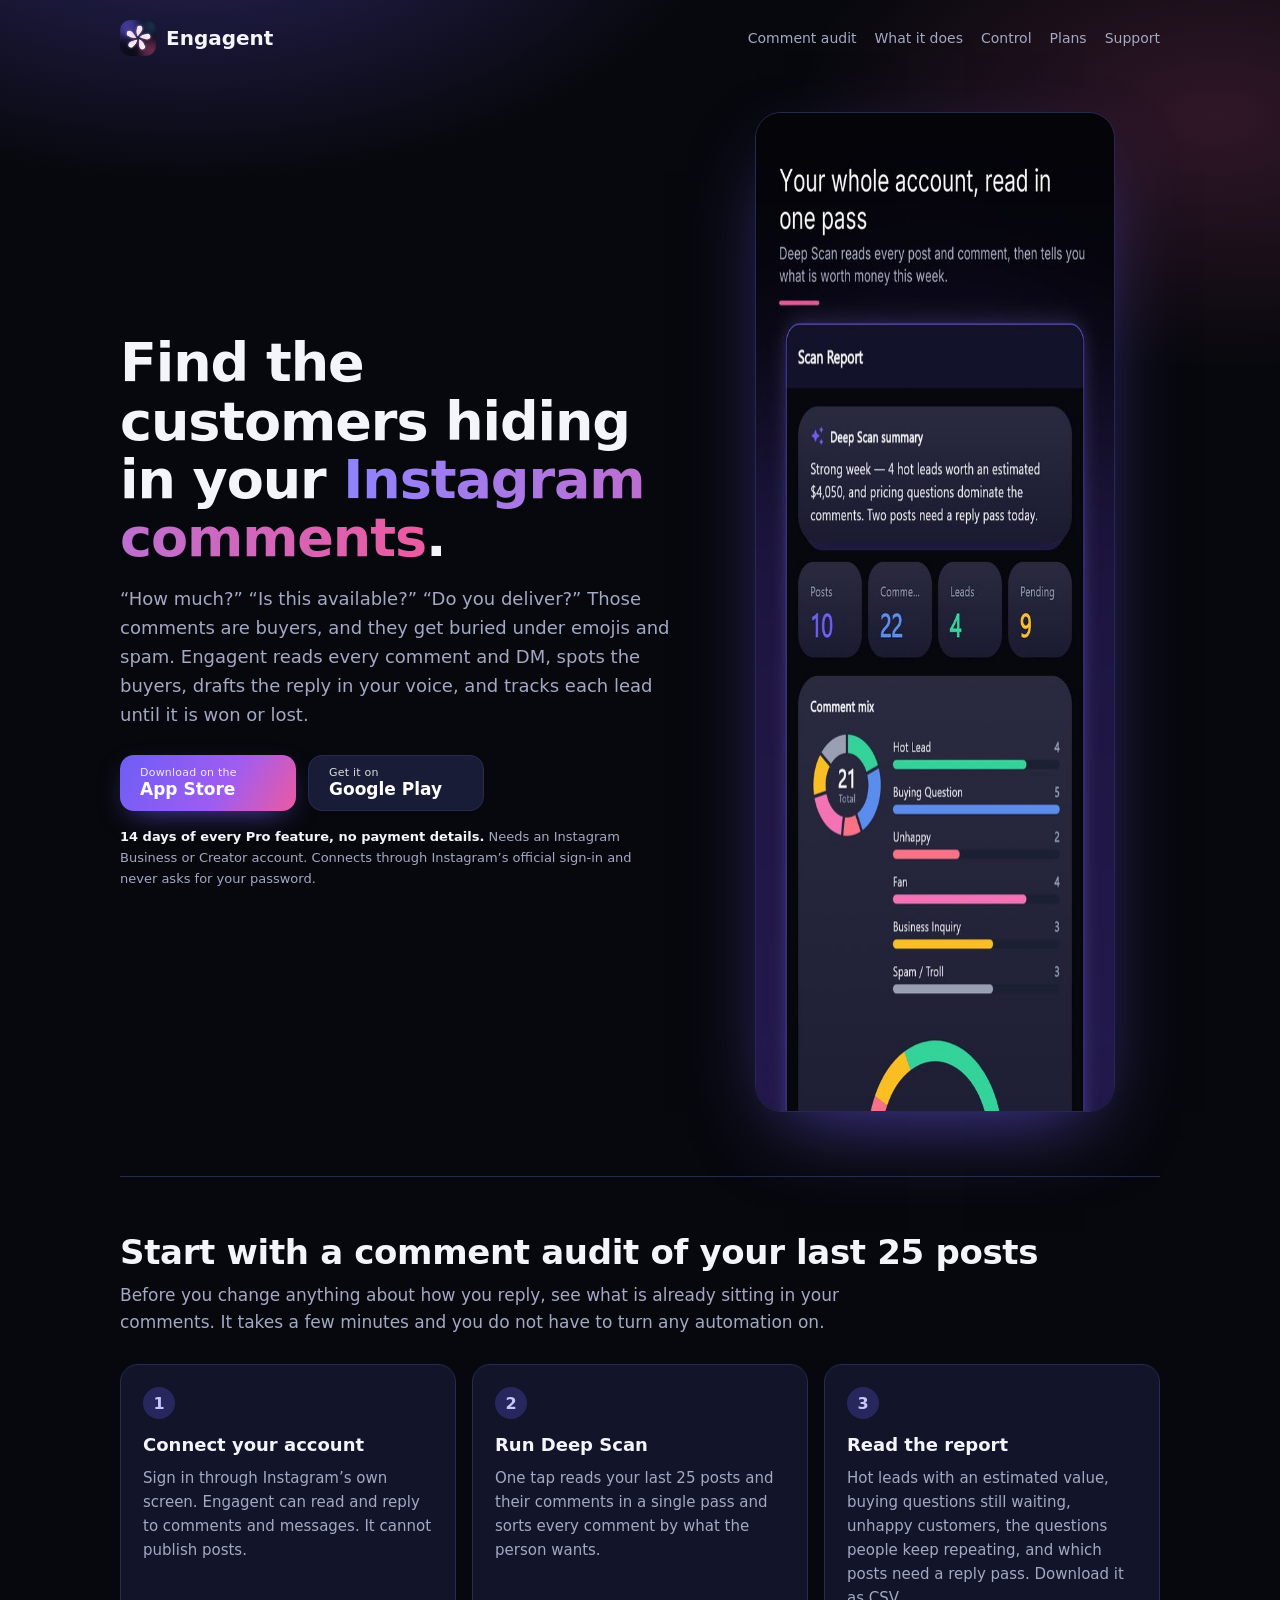
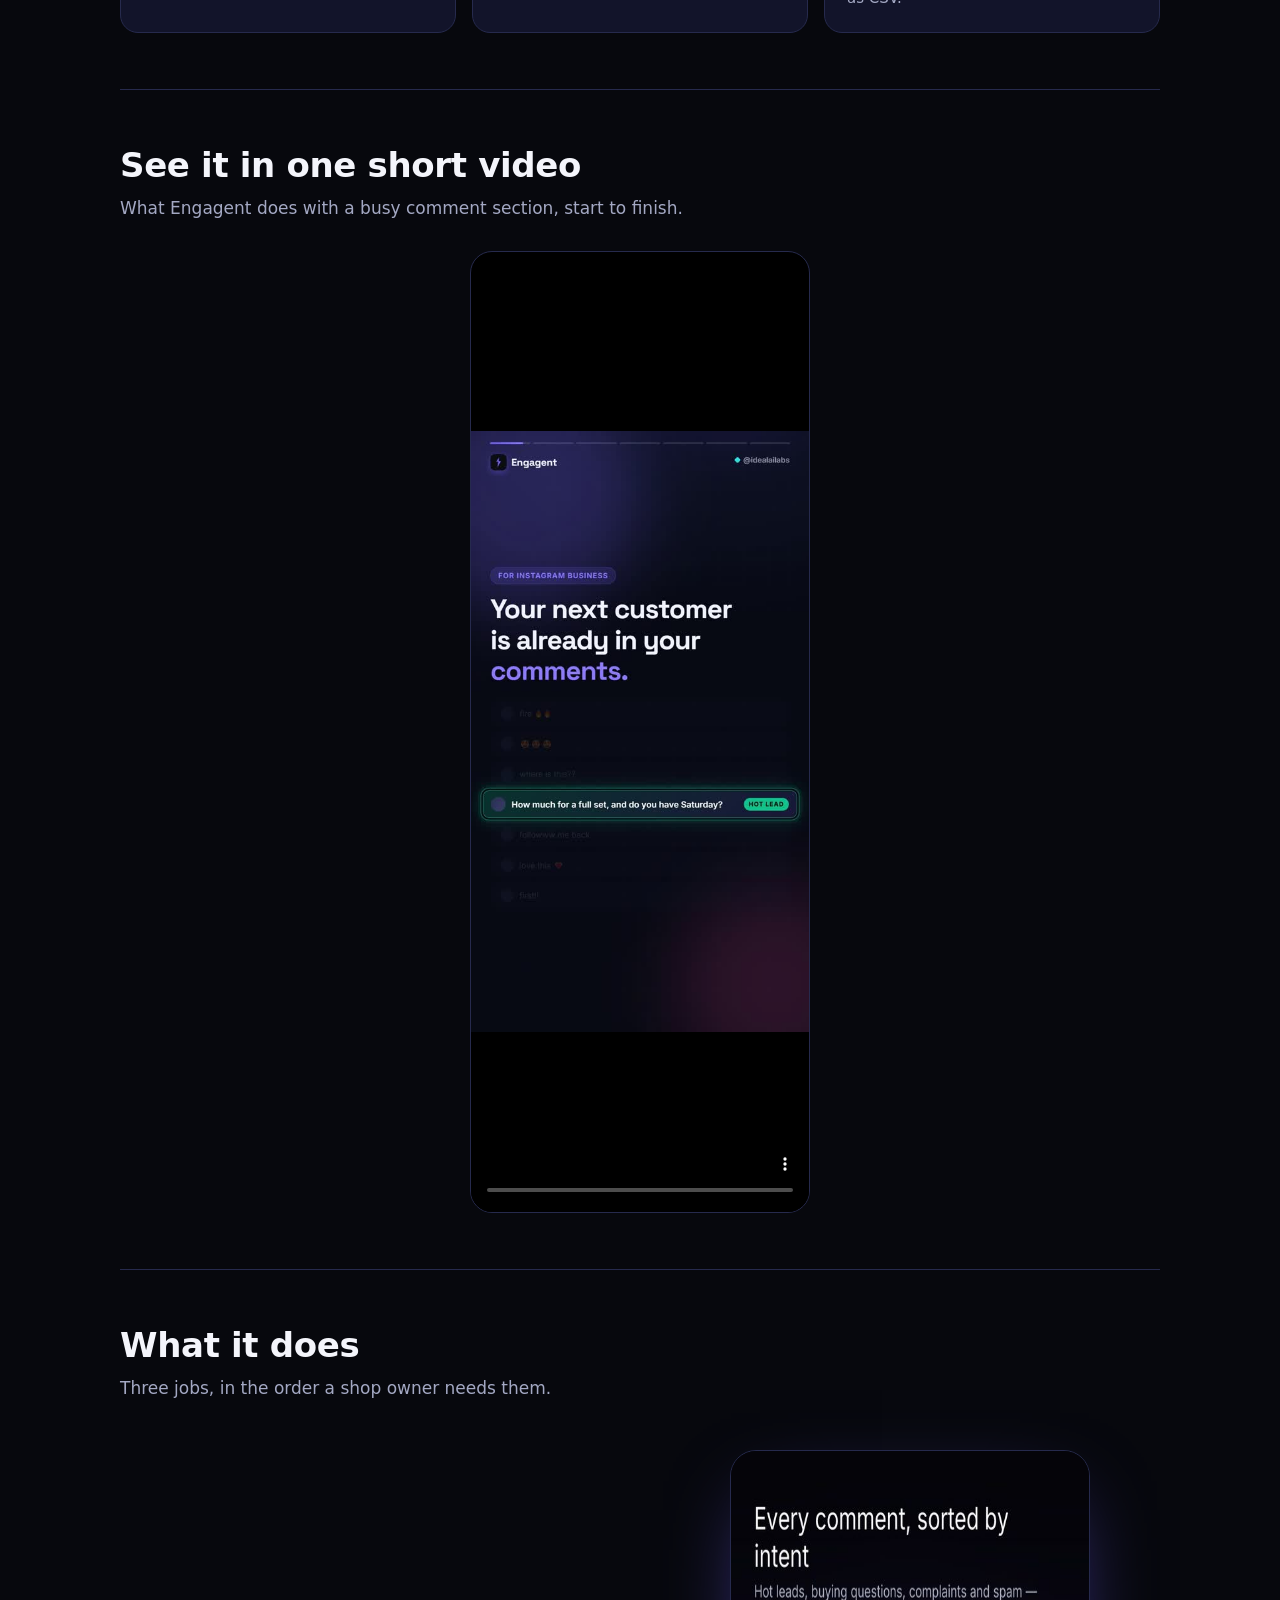
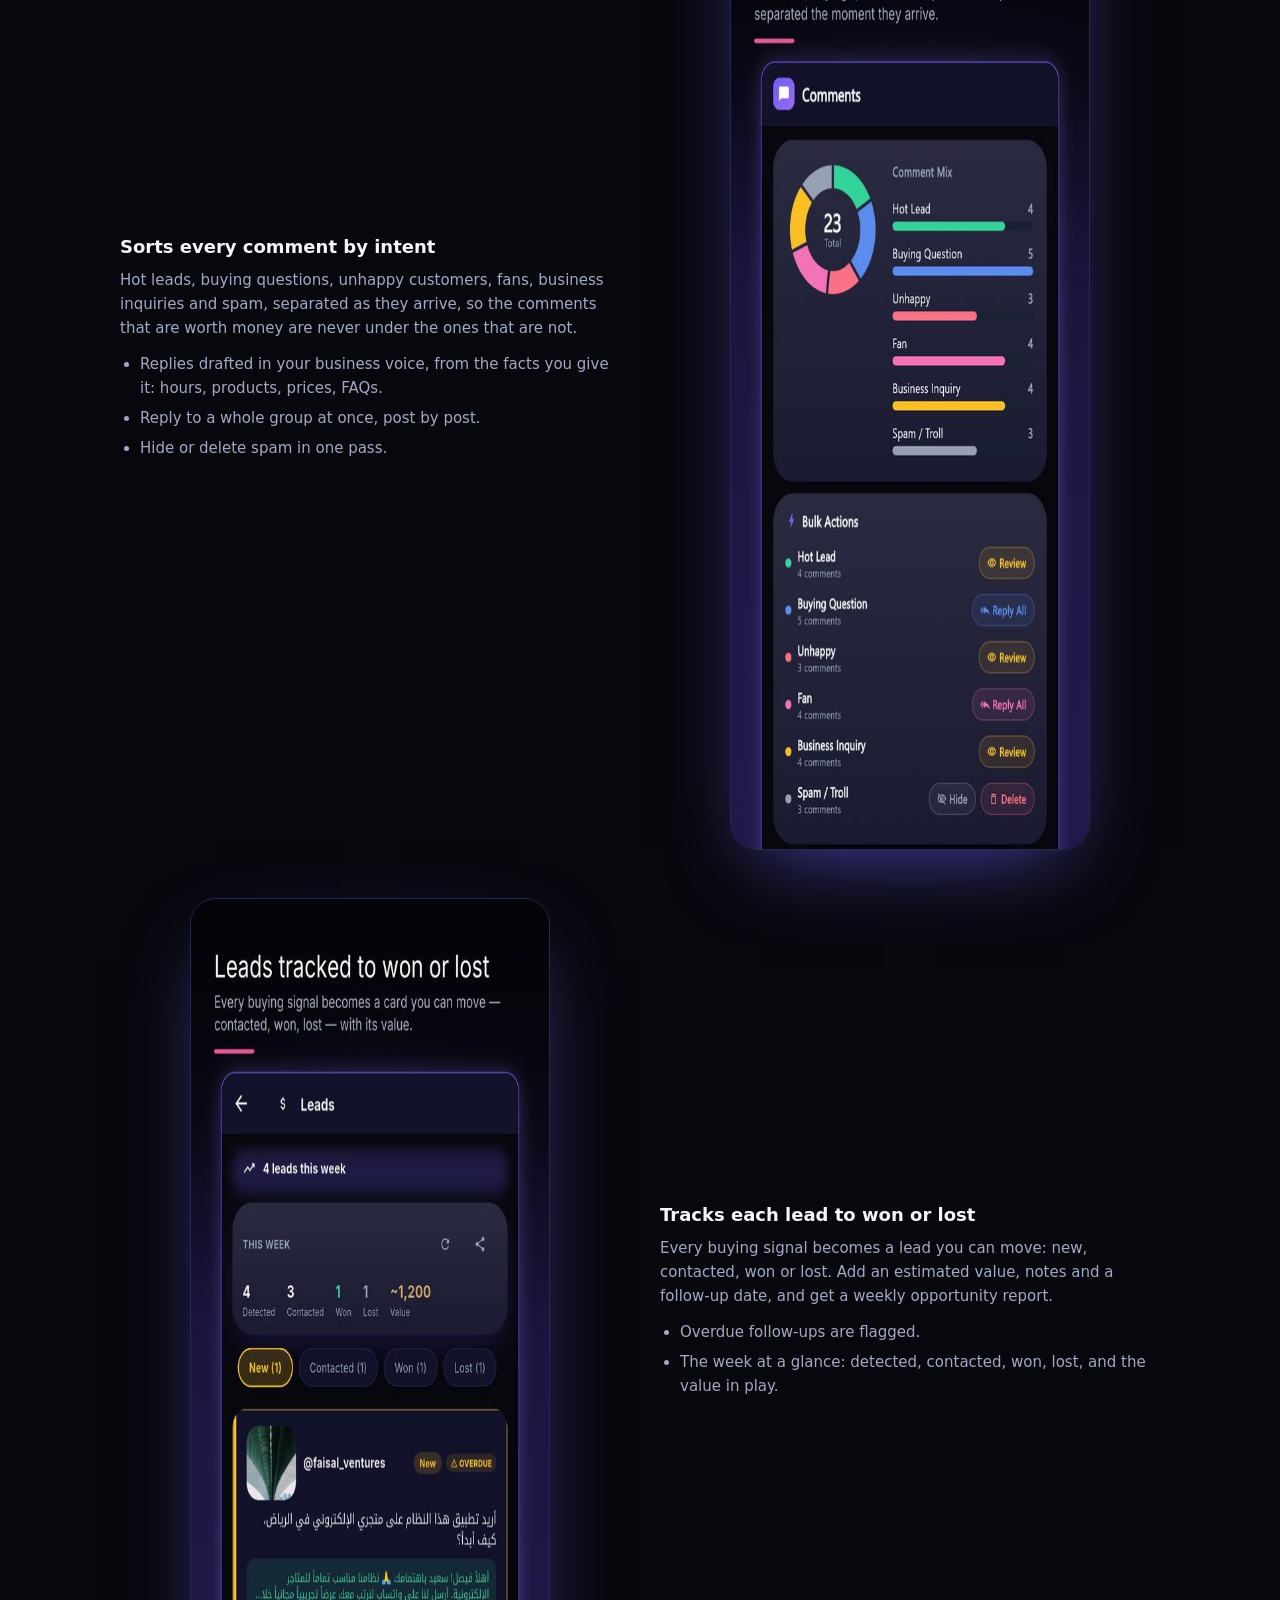
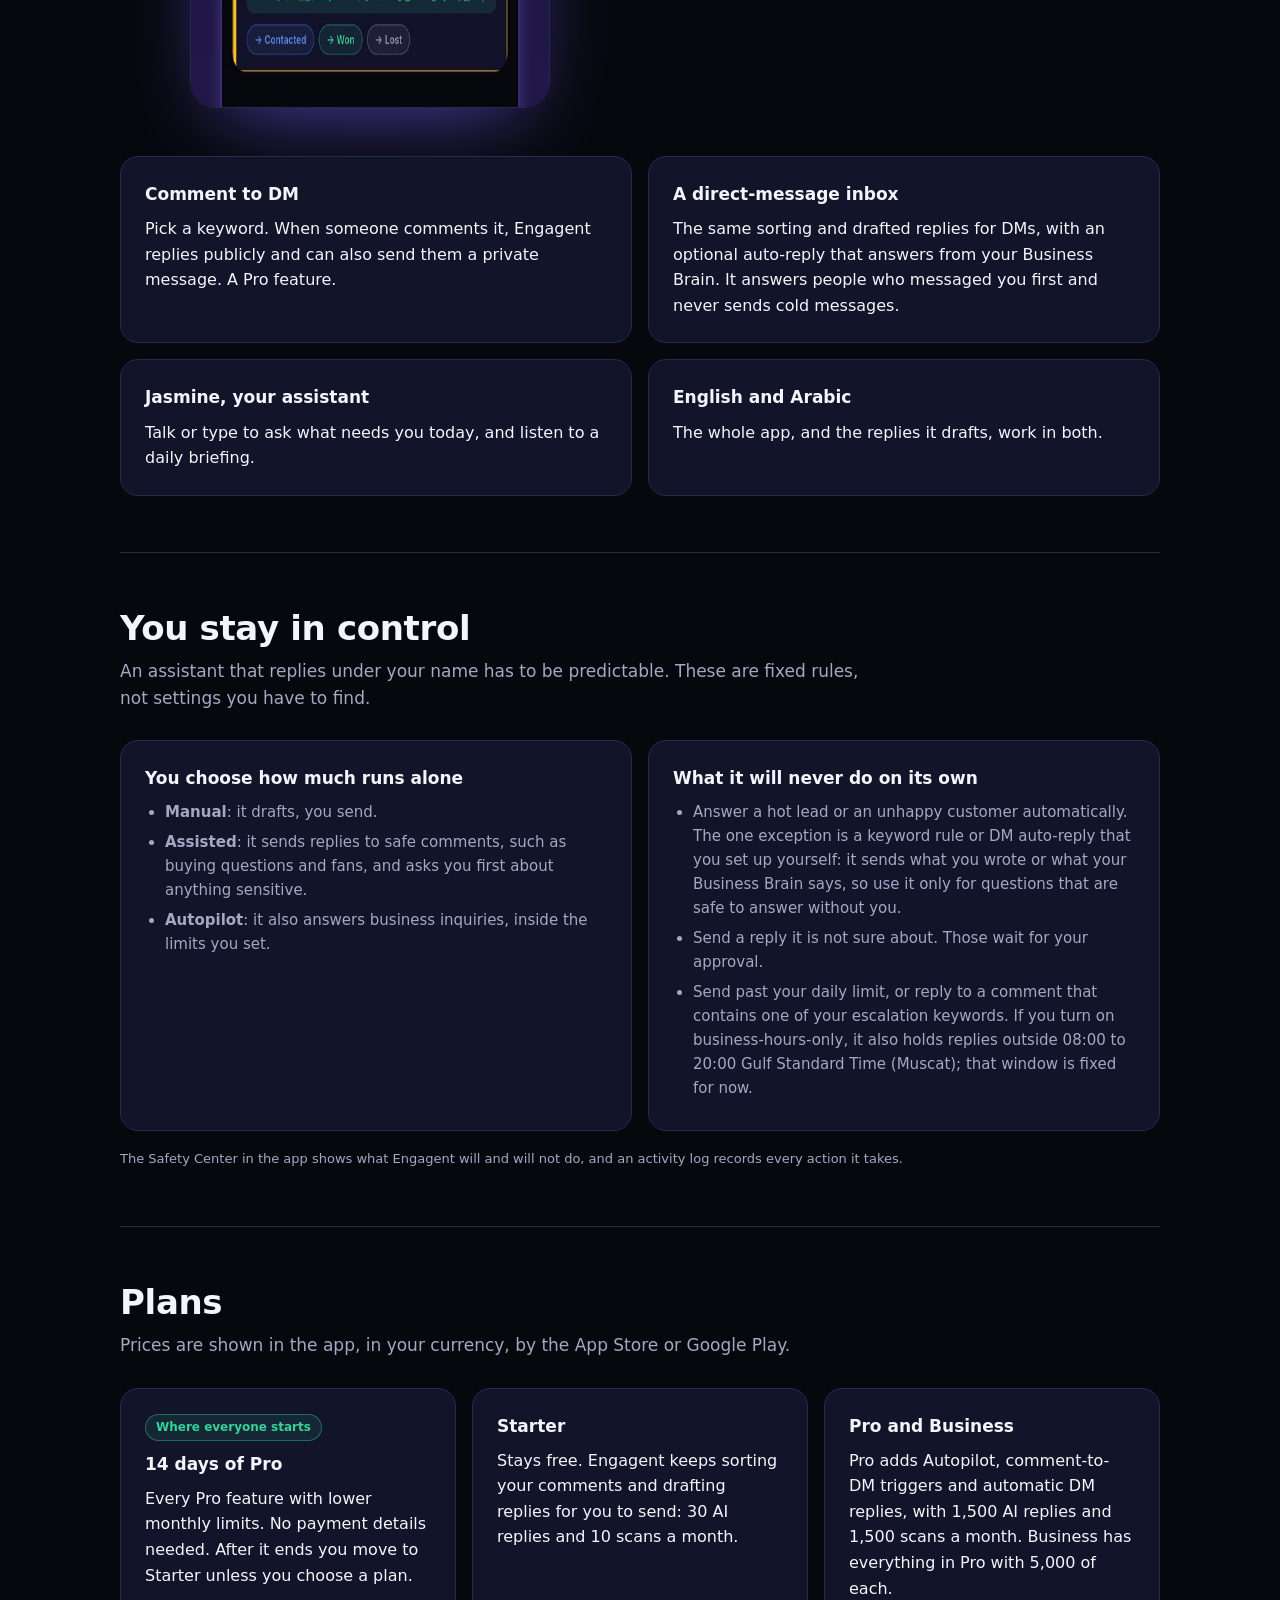
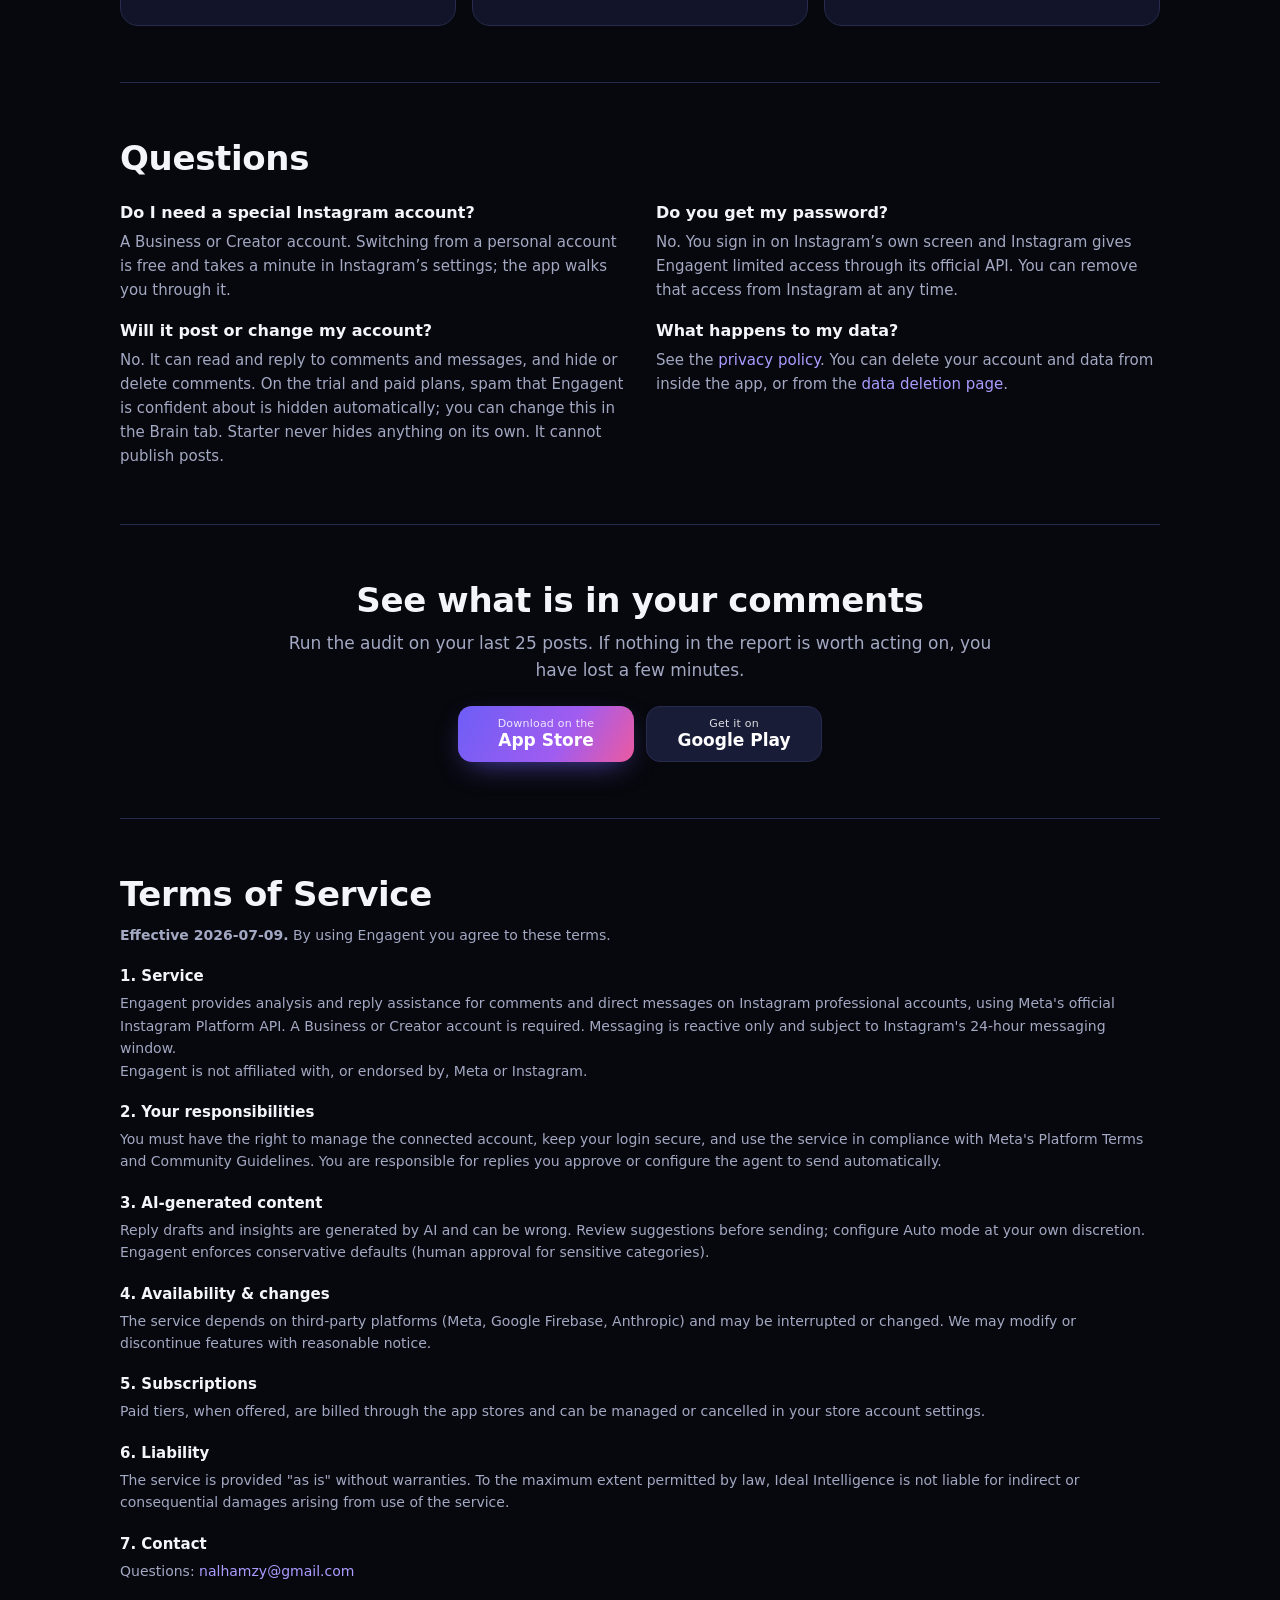
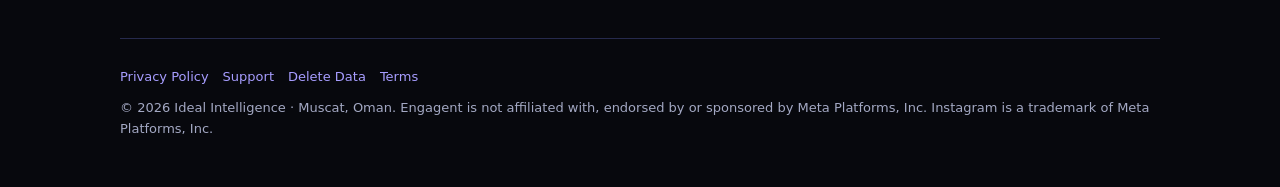
<file: index.html>
<!DOCTYPE html>
<html lang="en">
<head>
<meta charset="utf-8">
<meta name="viewport" content="width=device-width,initial-scale=1">
<title>Engagent — find the customers hiding in your Instagram comments</title>
<meta name="description" content="Engagent reads every comment and DM on your Instagram business account, spots the buyers, drafts the reply in your voice and tracks each lead until it is won or lost. Start with a comment audit of your last 25 posts.">
<meta name="apple-itunes-app" content="app-id=6824032754">
<meta property="og:type" content="website">
<meta property="og:url" content="https://engagent.idealailabs.com/">
<meta property="og:title" content="Engagent — find the customers hiding in your Instagram comments">
<meta property="og:description" content="Reads every comment and DM, spots the buyers, drafts the reply in your voice, and tracks each lead to won or lost.">
<meta property="og:image" content="https://engagent.idealailabs.com/assets/scan_report.jpg">
<meta name="twitter:card" content="summary_large_image">
<link rel="icon" type="image/png" href="assets/icon-64.png">
<link rel="apple-touch-icon" href="assets/icon-192.png">
<style>
:root{--bg:#07080d;--card:#12142a;--card2:#191c36;--ink:#f4f5fb;--muted:#a3a8c3;--line:#262a4d;--primary:#6d5ef6;--pink:#ec5aa0;--ok:#34d399}
*{margin:0;padding:0;box-sizing:border-box}
html{scroll-behavior:smooth}
body{font-family:'Segoe UI',system-ui,-apple-system,Roboto,sans-serif;background:var(--bg);color:var(--ink);line-height:1.6;-webkit-font-smoothing:antialiased}
a{color:#a79dff;text-decoration:none}
a:hover{text-decoration:underline}
img,video{max-width:100%;display:block}
.wrap{max-width:1080px;margin:0 auto;padding:0 20px}
.glow{background:radial-gradient(900px 500px at 15% -10%,rgba(109,94,246,.35),transparent 60%),radial-gradient(700px 420px at 95% 10%,rgba(236,90,160,.18),transparent 60%)}
header{display:flex;align-items:center;justify-content:space-between;gap:16px;padding:20px 0}
.brand{display:flex;align-items:center;gap:10px;font-weight:800;font-size:20px;color:var(--ink)}
.brand img{width:36px;height:36px;border-radius:10px}
nav{display:flex;gap:18px;font-size:14px;flex-wrap:wrap}
nav a{color:var(--muted)}
.hero{display:grid;grid-template-columns:1.1fr .9fr;gap:40px;align-items:center;padding:36px 0 64px}
h1{font-size:clamp(32px,5.4vw,54px);line-height:1.08;font-weight:800;letter-spacing:-.02em}
h1 em{font-style:normal;background:linear-gradient(90deg,#8f83ff,var(--pink));-webkit-background-clip:text;background-clip:text;color:transparent}
.lede{font-size:18px;color:var(--muted);margin:18px 0 26px;max-width:34em}
.stores{display:flex;gap:12px;flex-wrap:wrap}
.store{display:inline-flex;flex-direction:column;justify-content:center;min-height:56px;min-width:176px;padding:8px 20px;border-radius:14px;font-weight:700;font-size:17px;line-height:1.15;color:#fff;background:linear-gradient(120deg,var(--primary),#a15cf0 60%,var(--pink));box-shadow:0 10px 30px -12px rgba(109,94,246,.8)}
.store.alt{background:var(--card2);border:1px solid var(--line);box-shadow:none}
.store small{font-weight:500;font-size:11px;opacity:.85;letter-spacing:.02em}
.store:hover{text-decoration:none;filter:brightness(1.08)}
.fine{font-size:13px;color:var(--muted);margin-top:16px}
.fine b{color:var(--ink);font-weight:600}
.shot{border-radius:26px;border:1px solid var(--line);box-shadow:0 30px 80px -30px rgba(109,94,246,.7);margin:0 auto;width:min(100%,360px)}
section{padding:56px 0;border-top:1px solid var(--line)}
h2{font-size:clamp(24px,3.4vw,34px);line-height:1.15;font-weight:800;letter-spacing:-.01em;margin-bottom:10px}
.sub{color:var(--muted);font-size:17px;max-width:44em;margin-bottom:28px}
.steps{display:grid;grid-template-columns:repeat(3,1fr);gap:16px;counter-reset:s}
.step{background:var(--card);border:1px solid var(--line);border-radius:18px;padding:22px}
.step::before{counter-increment:s;content:counter(s);display:inline-flex;align-items:center;justify-content:center;width:32px;height:32px;border-radius:50%;background:rgba(109,94,246,.25);color:#c9c3ff;font-weight:800;margin-bottom:12px}
.step h3,.feat h3{font-size:18px;margin-bottom:6px}
.step p,.feat p,.faq p,li{color:var(--muted);font-size:15px}
.feat{display:grid;grid-template-columns:1fr 1fr;gap:40px;align-items:center;margin:48px 0}
.feat:nth-of-type(even) .txt{order:2}
.feat ul{margin:12px 0 0 20px}
.feat li{margin:6px 0}
.video{max-width:340px;margin:0 auto;border-radius:22px;border:1px solid var(--line);overflow:hidden;background:#000}
.two{display:grid;grid-template-columns:1fr 1fr;gap:16px}
.card{background:var(--card);border:1px solid var(--line);border-radius:18px;padding:24px}
.card h3{font-size:17px;margin-bottom:8px}
.card ul{margin-left:20px}
.card li{margin:6px 0}
.plans{display:grid;grid-template-columns:repeat(3,1fr);gap:16px}
.tag{display:inline-block;font-size:12px;font-weight:700;color:var(--ok);border:1px solid rgba(52,211,153,.4);background:rgba(52,211,153,.1);border-radius:999px;padding:3px 10px;margin-bottom:10px}
.faq{display:grid;grid-template-columns:1fr 1fr;gap:16px 32px}
.faq h3{font-size:16px;margin-bottom:4px}
.end{text-align:center}
.end .stores{justify-content:center;margin-top:22px}
#terms h3{font-size:15px;margin:18px 0 4px}
#terms p{color:var(--muted);font-size:14px}
footer{padding:28px 0 48px;border-top:1px solid var(--line);font-size:13px;color:var(--muted)}
footer a{margin-right:14px}
@media(max-width:820px){
  .hero,.feat,.two,.faq{grid-template-columns:1fr}
  .steps,.plans{grid-template-columns:1fr}
  .feat:nth-of-type(even) .txt{order:0}
  .hero{padding-top:12px;gap:28px}
  nav{display:none}
}
</style>
</head>
<body>
<div class="glow">
<div class="wrap">
<header>
  <a class="brand" href="/"><img src="assets/icon-64.png" alt="" width="36" height="36">Engagent</a>
  <nav><a href="#audit">Comment audit</a><a href="#features">What it does</a><a href="#control">Control</a><a href="#plans">Plans</a><a href="support.html">Support</a></nav>
</header>

<div class="hero">
  <div>
    <h1>Find the customers hiding in your <em>Instagram comments</em>.</h1>
    <p class="lede">&ldquo;How much?&rdquo; &ldquo;Is this available?&rdquo; &ldquo;Do you deliver?&rdquo; Those comments are buyers, and they get buried under emojis and spam. Engagent reads every comment and DM, spots the buyers, drafts the reply in your voice, and tracks each lead until it is won or lost.</p>
    <div class="stores">
      <a class="store" data-store="ios" href="https://apps.apple.com/app/id6824032754"><small>Download on the</small>App Store</a>
      <a class="store alt" data-store="play" href="https://play.google.com/store/apps/details?id=com.idealai.engagent"><small>Get it on</small>Google Play</a>
    </div>
    <p class="fine"><b>14 days of every Pro feature, no payment details.</b> Needs an Instagram Business or Creator account. Connects through Instagram&rsquo;s official sign-in and never asks for your password.</p>
  </div>
  <img class="shot" src="assets/scan_report.jpg" width="540" height="1000" alt="An Engagent Deep Scan report: a summary of the week, counts of posts, comments, leads and pending replies, and the mix of comment types.">
</div>
</div>
</div>

<div class="wrap">

<section id="audit">
  <h2>Start with a comment audit of your last 25 posts</h2>
  <p class="sub">Before you change anything about how you reply, see what is already sitting in your comments. It takes a few minutes and you do not have to turn any automation on.</p>
  <div class="steps">
    <div class="step"><h3>Connect your account</h3><p>Sign in through Instagram&rsquo;s own screen. Engagent can read and reply to comments and messages. It cannot publish posts.</p></div>
    <div class="step"><h3>Run Deep Scan</h3><p>One tap reads your last 25 posts and their comments in a single pass and sorts every comment by what the person wants.</p></div>
    <div class="step"><h3>Read the report</h3><p>Hot leads with an estimated value, buying questions still waiting, unhappy customers, the questions people keep repeating, and which posts need a reply pass. Download it as CSV.</p></div>
  </div>
</section>

<section>
  <h2>See it in one short video</h2>
  <p class="sub">What Engagent does with a busy comment section, start to finish.</p>
  <div class="video"><video id="ad" controls playsinline preload="none" poster="assets/poster.jpg" width="540" height="960"><source src="assets/engagent.mp4" type="video/mp4"></video></div>
</section>

<section id="features">
  <h2>What it does</h2>
  <p class="sub">Three jobs, in the order a shop owner needs them.</p>

  <div class="feat">
    <div class="txt">
      <h3>Sorts every comment by intent</h3>
      <p>Hot leads, buying questions, unhappy customers, fans, business inquiries and spam, separated as they arrive, so the comments that are worth money are never under the ones that are not.</p>
      <ul>
        <li>Replies drafted in your business voice, from the facts you give it: hours, products, prices, FAQs.</li>
        <li>Reply to a whole group at once, post by post.</li>
        <li>Hide or delete spam in one pass.</li>
      </ul>
    </div>
    <img class="shot" loading="lazy" src="assets/comments.jpg" width="540" height="1000" alt="The Comments screen: a chart of comment types and bulk actions for each type.">
  </div>

  <div class="feat">
    <div class="txt">
      <h3>Tracks each lead to won or lost</h3>
      <p>Every buying signal becomes a lead you can move: new, contacted, won or lost. Add an estimated value, notes and a follow-up date, and get a weekly opportunity report.</p>
      <ul>
        <li>Overdue follow-ups are flagged.</li>
        <li>The week at a glance: detected, contacted, won, lost, and the value in play.</li>
      </ul>
    </div>
    <img class="shot" loading="lazy" src="assets/leads.jpg" width="540" height="810" alt="The Leads screen: this week's leads by stage, and a lead card with buttons for contacted, won and lost.">
  </div>

  <div class="two">
    <div class="card"><h3>Comment to DM</h3><p>Pick a keyword. When someone comments it, Engagent replies publicly and can also send them a private message. A Pro feature.</p></div>
    <div class="card"><h3>A direct-message inbox</h3><p>The same sorting and drafted replies for DMs, with an optional auto-reply that answers from your Business Brain. It answers people who messaged you first and never sends cold messages.</p></div>
    <div class="card"><h3>Jasmine, your assistant</h3><p>Talk or type to ask what needs you today, and listen to a daily briefing.</p></div>
    <div class="card"><h3>English and Arabic</h3><p>The whole app, and the replies it drafts, work in both.</p></div>
  </div>
</section>

<section id="control">
  <h2>You stay in control</h2>
  <p class="sub">An assistant that replies under your name has to be predictable. These are fixed rules, not settings you have to find.</p>
  <div class="two">
    <div class="card"><h3>You choose how much runs alone</h3><ul>
      <li><b>Manual</b>: it drafts, you send.</li>
      <li><b>Assisted</b>: it sends replies to safe comments, such as buying questions and fans, and asks you first about anything sensitive.</li>
      <li><b>Autopilot</b>: it also answers business inquiries, inside the limits you set.</li>
    </ul></div>
    <div class="card"><h3>What it will never do on its own</h3><ul>
      <li>Answer a hot lead or an unhappy customer automatically. The one exception is a keyword rule or DM auto-reply that you set up yourself: it sends what you wrote or what your Business Brain says, so use it only for questions that are safe to answer without you.</li>
      <li>Send a reply it is not sure about. Those wait for your approval.</li>
      <li>Send past your daily limit, or reply to a comment that contains one of your escalation keywords. If you turn on business-hours-only, it also holds replies outside 08:00 to 20:00 Gulf Standard Time (Muscat); that window is fixed for now.</li>
    </ul></div>
  </div>
  <p class="fine" style="margin-top:18px">The Safety Center in the app shows what Engagent will and will not do, and an activity log records every action it takes.</p>
</section>

<section id="plans">
  <h2>Plans</h2>
  <p class="sub">Prices are shown in the app, in your currency, by the App Store or Google Play.</p>
  <div class="plans">
    <div class="card"><span class="tag">Where everyone starts</span><h3>14 days of Pro</h3><p>Every Pro feature with lower monthly limits. No payment details needed. After it ends you move to Starter unless you choose a plan.</p></div>
    <div class="card"><h3>Starter</h3><p>Stays free. Engagent keeps sorting your comments and drafting replies for you to send: 30 AI replies and 10 scans a month.</p></div>
    <div class="card"><h3>Pro and Business</h3><p>Pro adds Autopilot, comment-to-DM triggers and automatic DM replies, with 1,500 AI replies and 1,500 scans a month. Business has everything in Pro with 5,000 of each.</p></div>
  </div>
</section>

<section>
  <h2>Questions</h2>
  <div class="faq" style="margin-top:22px">
    <div><h3>Do I need a special Instagram account?</h3><p>A Business or Creator account. Switching from a personal account is free and takes a minute in Instagram&rsquo;s settings; the app walks you through it.</p></div>
    <div><h3>Do you get my password?</h3><p>No. You sign in on Instagram&rsquo;s own screen and Instagram gives Engagent limited access through its official API. You can remove that access from Instagram at any time.</p></div>
    <div><h3>Will it post or change my account?</h3><p>No. It can read and reply to comments and messages, and hide or delete comments. On the trial and paid plans, spam that Engagent is confident about is hidden automatically; you can change this in the Brain tab. Starter never hides anything on its own. It cannot publish posts.</p></div>
    <div><h3>What happens to my data?</h3><p>See the <a href="privacy.html">privacy policy</a>. You can delete your account and data from inside the app, or from the <a href="data-deletion.html">data deletion page</a>.</p></div>
  </div>
</section>

<section class="end">
  <h2>See what is in your comments</h2>
  <p class="sub" style="margin:0 auto">Run the audit on your last 25 posts. If nothing in the report is worth acting on, you have lost a few minutes.</p>
  <div class="stores">
    <a class="store" data-store="ios" href="https://apps.apple.com/app/id6824032754"><small>Download on the</small>App Store</a>
    <a class="store alt" data-store="play" href="https://play.google.com/store/apps/details?id=com.idealai.engagent"><small>Get it on</small>Google Play</a>
  </div>
</section>

<section id="terms">
  <h2>Terms of Service</h2>
  <p><strong>Effective 2026-07-09.</strong> By using Engagent you agree to these terms.</p>
  <h3>1. Service</h3>
  <p>Engagent provides analysis and reply assistance for comments and direct messages on Instagram professional accounts, using Meta's official Instagram Platform API. A Business or Creator account is required. Messaging is reactive only and subject to Instagram's 24-hour messaging window.</p>
  <p>Engagent is not affiliated with, or endorsed by, Meta or Instagram.</p>
  <h3>2. Your responsibilities</h3>
  <p>You must have the right to manage the connected account, keep your login secure, and use the service in compliance with Meta's Platform Terms and Community Guidelines. You are responsible for replies you approve or configure the agent to send automatically.</p>
  <h3>3. AI-generated content</h3>
  <p>Reply drafts and insights are generated by AI and can be wrong. Review suggestions before sending; configure Auto mode at your own discretion. Engagent enforces conservative defaults (human approval for sensitive categories).</p>
  <h3>4. Availability &amp; changes</h3>
  <p>The service depends on third-party platforms (Meta, Google Firebase, Anthropic) and may be interrupted or changed. We may modify or discontinue features with reasonable notice.</p>
  <h3>5. Subscriptions</h3>
  <p>Paid tiers, when offered, are billed through the app stores and can be managed or cancelled in your store account settings.</p>
  <h3>6. Liability</h3>
  <p>The service is provided "as is" without warranties. To the maximum extent permitted by law, Ideal Intelligence is not liable for indirect or consequential damages arising from use of the service.</p>
  <h3>7. Contact</h3>
  <p>Questions: <a href="mailto:nalhamzy@gmail.com">nalhamzy@gmail.com</a></p>
</section>

<footer>
  <p><a href="privacy.html">Privacy Policy</a><a href="support.html">Support</a><a href="data-deletion.html">Delete Data</a><a href="#terms">Terms</a></p>
  <p style="margin-top:10px">© 2026 Ideal Intelligence · Muscat, Oman. Engagent is not affiliated with, endorsed by or sponsored by Meta Platforms, Inc. Instagram is a trademark of Meta Platforms, Inc.</p>
</footer>
</div>

<script>
// Anonymous daily counts only: page views, store taps and video plays. No
// cookie, no identifier, nothing about who you are (see privacy.html).
(function () {
  var URL_ = 'https://us-central1-rhyme-aa29b.cloudfunctions.net/studioEventsIngest';
  var ok = /^[A-Za-z0-9_.-]{1,32}$/;
  var ref = (new URLSearchParams(location.search)).get('ref') || '';
  function send(name, props) {
    // Count the real site only, never a local preview or a copy elsewhere.
    if (location.hostname !== 'engagent.idealailabs.com') return;
    try {
      props = props || {};
      if (ok.test(ref)) props.ref = ref;
      var body = JSON.stringify({ app: 'engagent', event: name, props: props,
        app_version: 'web', platform: 'web', locale: navigator.language || 'en' });
      if (navigator.sendBeacon) navigator.sendBeacon(URL_, new Blob([body], { type: 'text/plain' }));
    } catch (e) {}
  }
  send('web_view');
  document.querySelectorAll('a[data-store]').forEach(function (a) {
    a.addEventListener('click', function () { send('web_store_click', { store: a.getAttribute('data-store') }); });
  });
  var v = document.getElementById('ad'), played = false;
  if (v) v.addEventListener('play', function () { if (!played) { played = true; send('web_video_play'); } });
})();
</script>
</body>
</html>
</file>
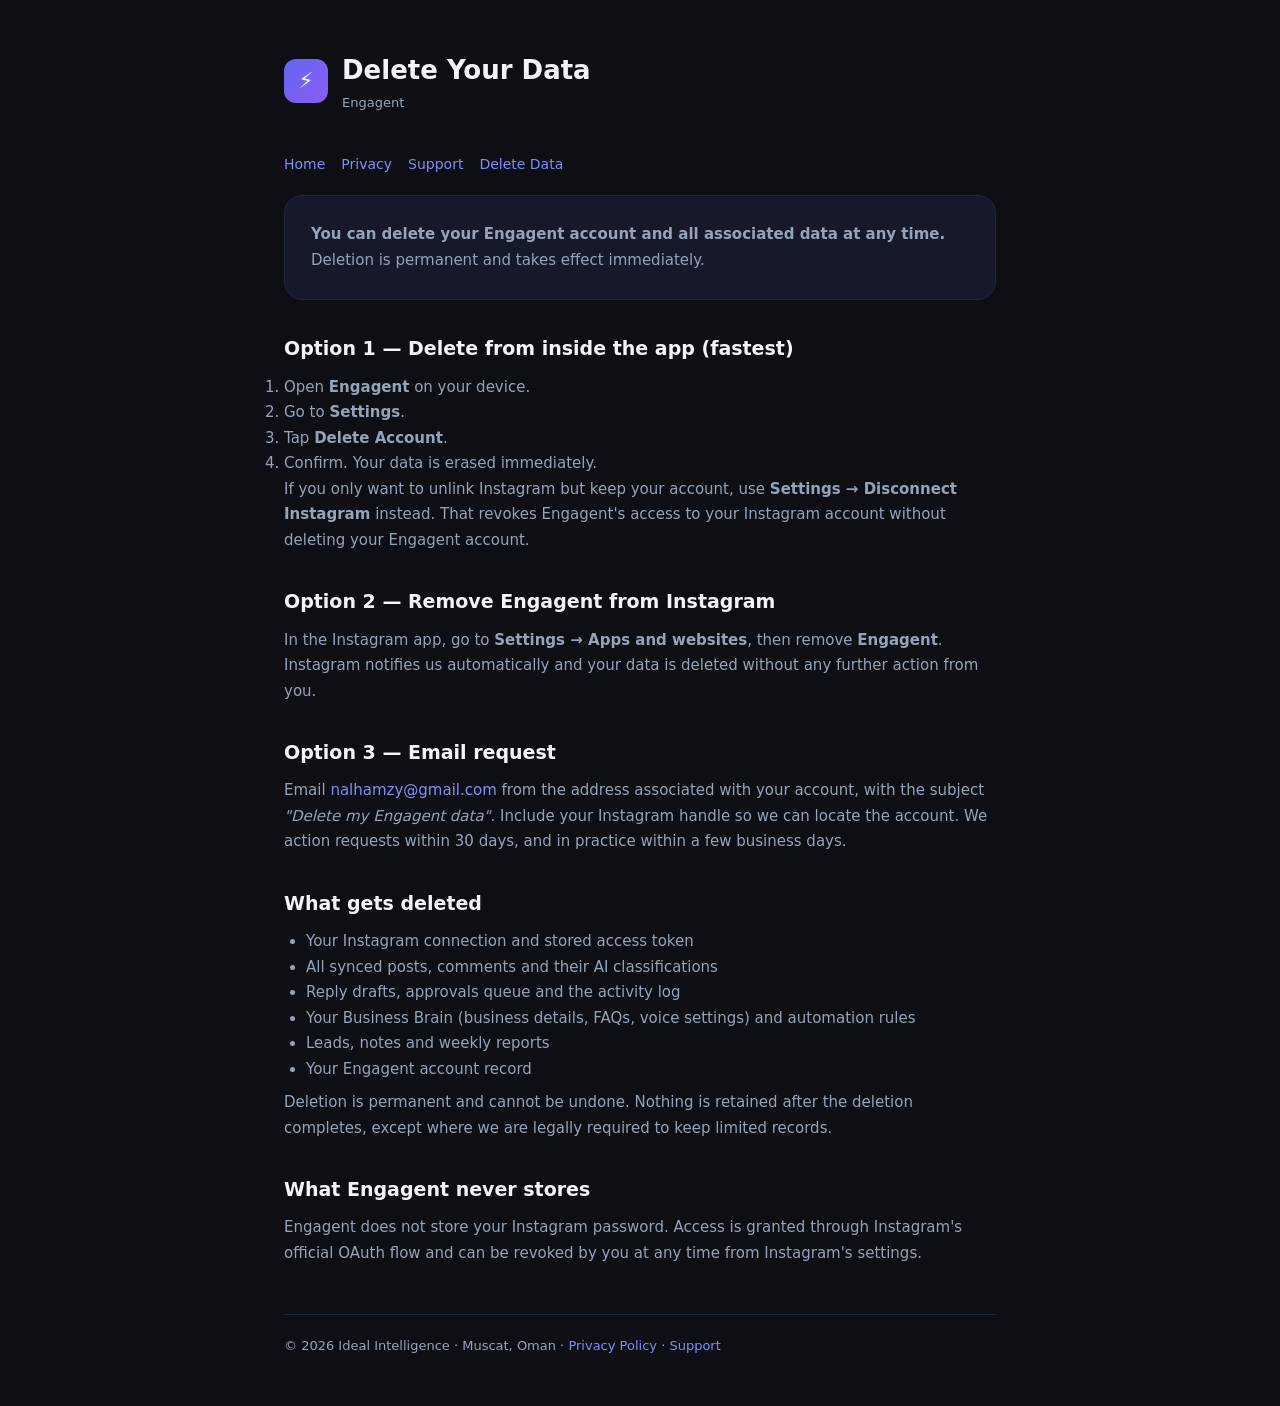
<file: data-deletion.html>
<!DOCTYPE html>
<html lang="en">
<head>
<meta charset="utf-8">
<meta name="viewport" content="width=device-width,initial-scale=1">
<title>Delete Your Data — Engagent</title>
<link rel="stylesheet" href="style.css">
</head>
<body>
<div class="wrap">
<header>
  <div class="logo">⚡</div>
  <div><h1>Delete Your Data</h1><p style="font-size:13px">Engagent</p></div>
</header>
<nav><a href="index.html">Home</a><a href="privacy.html">Privacy</a><a href="support.html">Support</a><a href="data-deletion.html">Delete Data</a></nav>

<div class="card">
  <p><strong>You can delete your Engagent account and all associated data at any time.</strong> Deletion is permanent and takes effect immediately.</p>
</div>

<h2>Option 1 — Delete from inside the app (fastest)</h2>
<ol>
  <li>Open <strong>Engagent</strong> on your device.</li>
  <li>Go to <strong>Settings</strong>.</li>
  <li>Tap <strong>Delete Account</strong>.</li>
  <li>Confirm. Your data is erased immediately.</li>
</ol>
<p>If you only want to unlink Instagram but keep your account, use <strong>Settings → Disconnect Instagram</strong> instead. That revokes Engagent's access to your Instagram account without deleting your Engagent account.</p>

<h2>Option 2 — Remove Engagent from Instagram</h2>
<p>In the Instagram app, go to <strong>Settings → Apps and websites</strong>, then remove <strong>Engagent</strong>. Instagram notifies us automatically and your data is deleted without any further action from you.</p>

<h2>Option 3 — Email request</h2>
<p>Email <a href="mailto:nalhamzy@gmail.com">nalhamzy@gmail.com</a> from the address associated with your account, with the subject <em>"Delete my Engagent data"</em>. Include your Instagram handle so we can locate the account. We action requests within 30 days, and in practice within a few business days.</p>

<h2>What gets deleted</h2>
<ul>
  <li>Your Instagram connection and stored access token</li>
  <li>All synced posts, comments and their AI classifications</li>
  <li>Reply drafts, approvals queue and the activity log</li>
  <li>Your Business Brain (business details, FAQs, voice settings) and automation rules</li>
  <li>Leads, notes and weekly reports</li>
  <li>Your Engagent account record</li>
</ul>
<p>Deletion is permanent and cannot be undone. Nothing is retained after the deletion completes, except where we are legally required to keep limited records.</p>

<h2>What Engagent never stores</h2>
<p>Engagent does not store your Instagram password. Access is granted through Instagram's official OAuth flow and can be revoked by you at any time from Instagram's settings.</p>

<footer>© 2026 Ideal Intelligence · Muscat, Oman · <a href="privacy.html">Privacy Policy</a> · <a href="support.html">Support</a></footer>
</div>
</body>
</html>
</file>
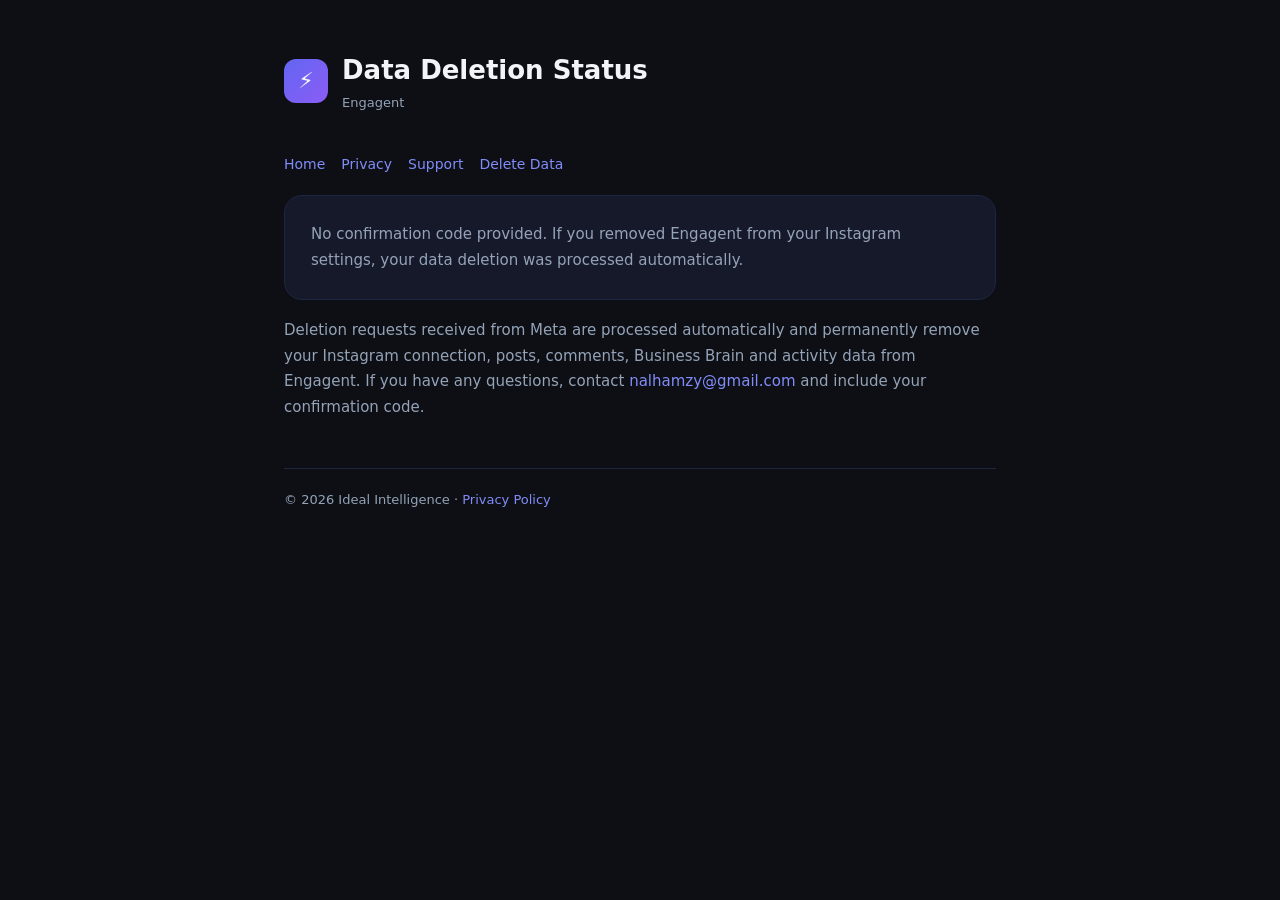
<file: deletion-status.html>
<!DOCTYPE html>
<html lang="en">
<head>
<meta charset="utf-8">
<meta name="viewport" content="width=device-width,initial-scale=1">
<title>Data Deletion Status — Engagent</title>
<link rel="stylesheet" href="style.css">
</head>
<body>
<div class="wrap">
<header>
  <div class="logo">⚡</div>
  <div><h1>Data Deletion Status</h1><p style="font-size:13px">Engagent</p></div>
</header>
<nav><a href="index.html">Home</a><a href="privacy.html">Privacy</a><a href="support.html">Support</a><a href="data-deletion.html">Delete Data</a></nav>

<div class="card">
  <p id="msg">Checking your deletion request…</p>
</div>

<p>Deletion requests received from Meta are processed automatically and permanently remove your Instagram connection, posts, comments, Business Brain and activity data from Engagent. If you have any questions, contact <a href="mailto:nalhamzy@gmail.com">nalhamzy@gmail.com</a> and include your confirmation code.</p>

<script>
  var code = new URLSearchParams(location.search).get('code');
  var el = document.getElementById('msg');
  if (code) {
    el.innerHTML = 'Deletion request <code>' + code.replace(/[^A-Za-z0-9_-]/g,'') +
      '</code> has been received and processed. All data associated with your account has been permanently deleted from Engagent.';
  } else {
    el.textContent = 'No confirmation code provided. If you removed Engagent from your Instagram settings, your data deletion was processed automatically.';
  }
</script>

<footer>© 2026 Ideal Intelligence · <a href="privacy.html">Privacy Policy</a></footer>
</div>
</body>
</html>
</file>
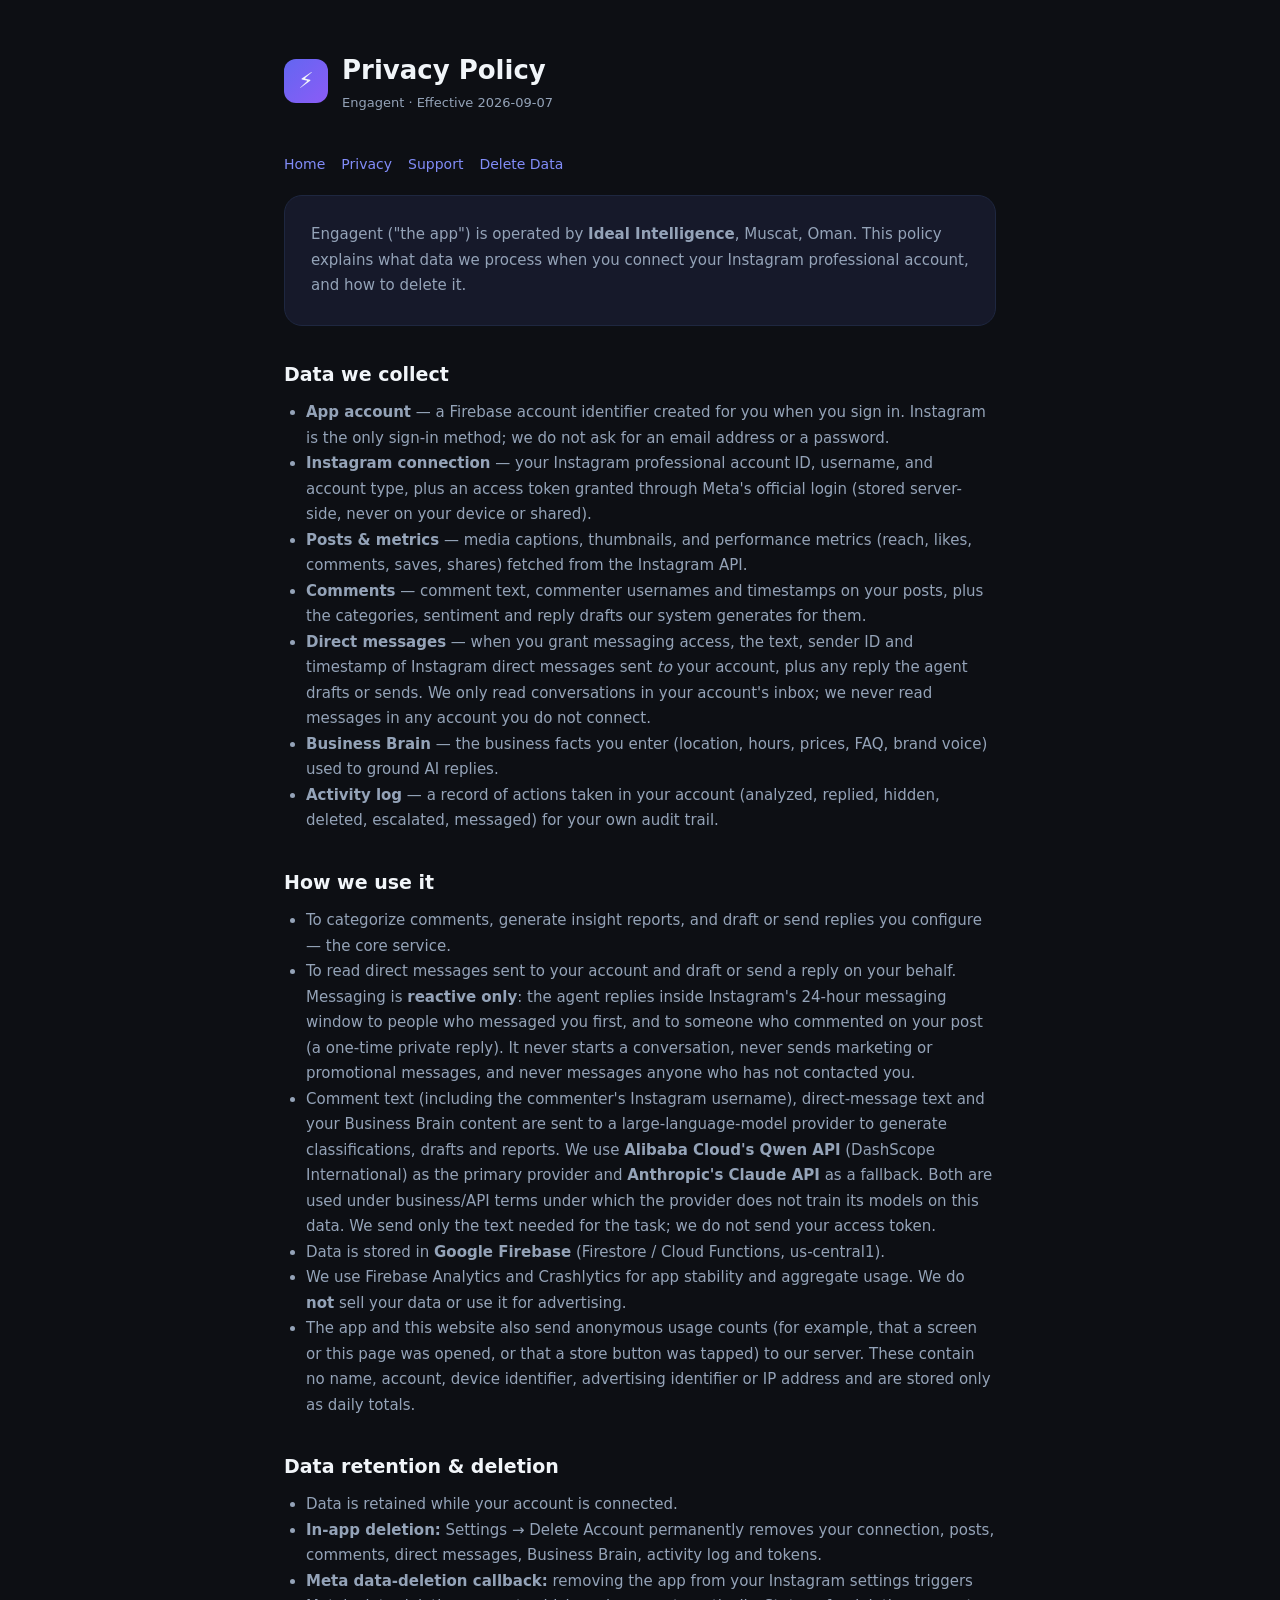
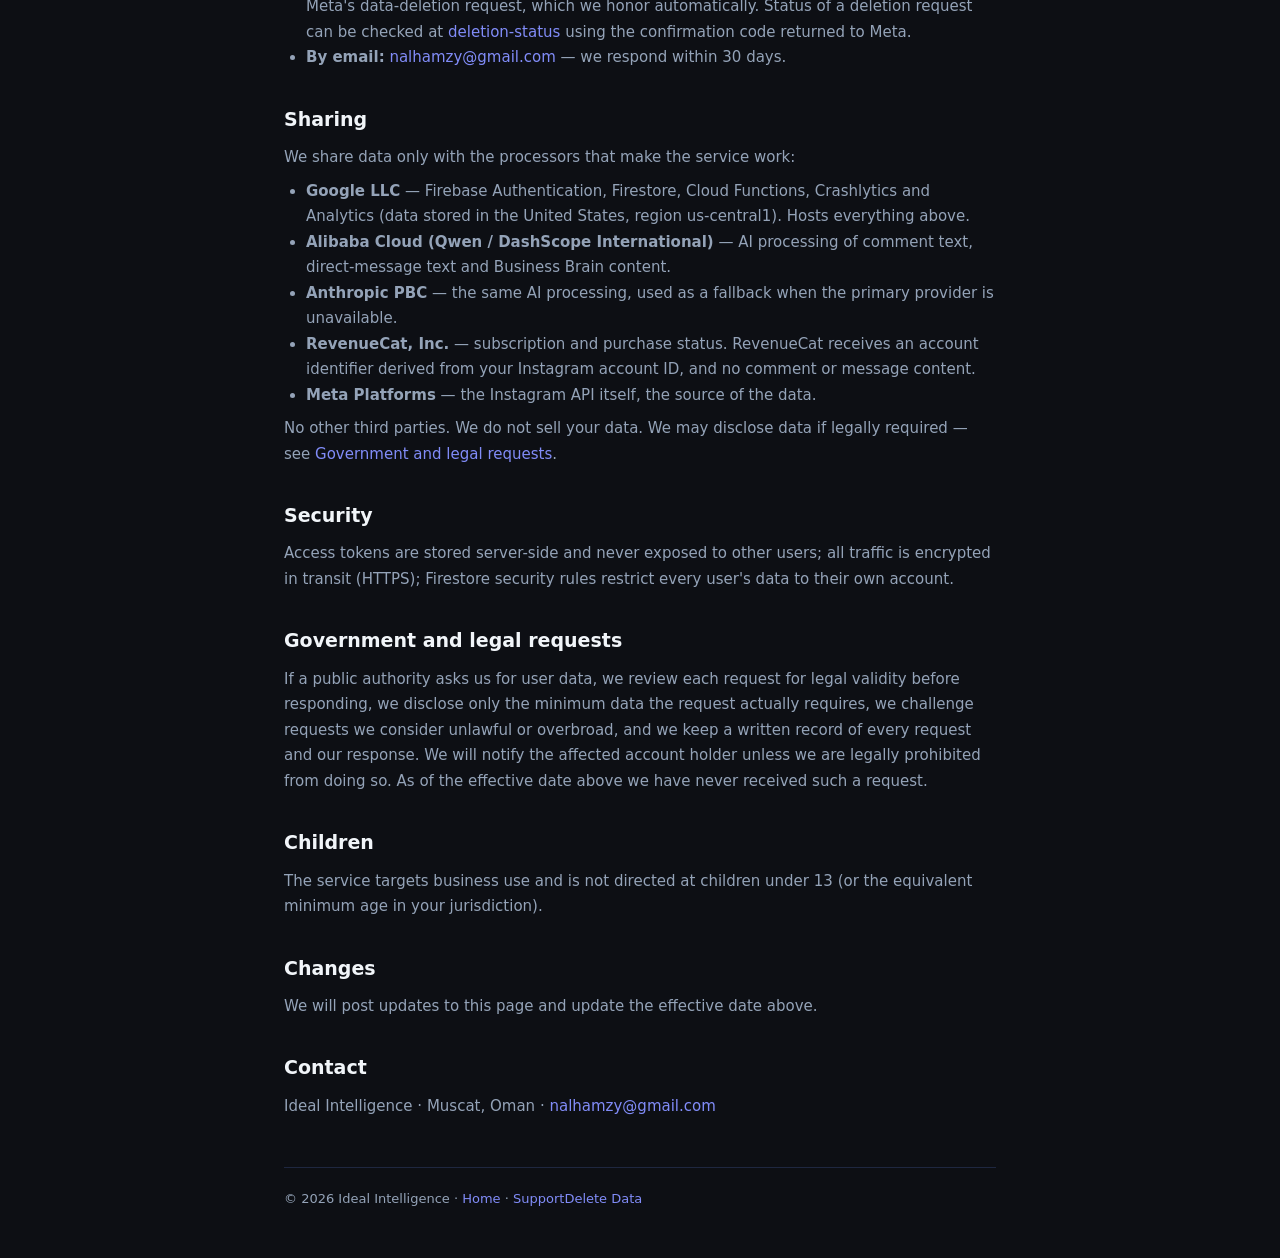
<file: privacy.html>
<!DOCTYPE html>
<html lang="en">
<head>
<meta charset="utf-8">
<meta name="viewport" content="width=device-width,initial-scale=1">
<title>Privacy Policy — Engagent</title>
<link rel="stylesheet" href="style.css">
</head>
<body>
<div class="wrap">
<header>
  <div class="logo">⚡</div>
  <div><h1>Privacy Policy</h1><p style="font-size:13px">Engagent · Effective 2026-09-07</p></div>
</header>
<nav><a href="index.html">Home</a><a href="privacy.html">Privacy</a><a href="support.html">Support</a><a href="data-deletion.html">Delete Data</a></nav>

<div class="card">
<p>Engagent ("the app") is operated by <strong>Ideal Intelligence</strong>, Muscat, Oman. This policy explains what data we process when you connect your Instagram professional account, and how to delete it.</p>
</div>

<h2>Data we collect</h2>
<ul>
  <li><strong>App account</strong> — a Firebase account identifier created for you when you sign in. Instagram is the only sign-in method; we do not ask for an email address or a password.</li>
  <li><strong>Instagram connection</strong> — your Instagram professional account ID, username, and account type, plus an access token granted through Meta's official login (stored server-side, never on your device or shared).</li>
  <li><strong>Posts &amp; metrics</strong> — media captions, thumbnails, and performance metrics (reach, likes, comments, saves, shares) fetched from the Instagram API.</li>
  <li><strong>Comments</strong> — comment text, commenter usernames and timestamps on your posts, plus the categories, sentiment and reply drafts our system generates for them.</li>
  <li><strong>Direct messages</strong> — when you grant messaging access, the text, sender ID and timestamp of Instagram direct messages sent <em>to</em> your account, plus any reply the agent drafts or sends. We only read conversations in your account's inbox; we never read messages in any account you do not connect.</li>
  <li><strong>Business Brain</strong> — the business facts you enter (location, hours, prices, FAQ, brand voice) used to ground AI replies.</li>
  <li><strong>Activity log</strong> — a record of actions taken in your account (analyzed, replied, hidden, deleted, escalated, messaged) for your own audit trail.</li>
</ul>

<h2>How we use it</h2>
<ul>
  <li>To categorize comments, generate insight reports, and draft or send replies you configure — the core service.</li>
  <li>To read direct messages sent to your account and draft or send a reply on your behalf. Messaging is <strong>reactive only</strong>: the agent replies inside Instagram's 24-hour messaging window to people who messaged you first, and to someone who commented on your post (a one-time private reply). It never starts a conversation, never sends marketing or promotional messages, and never messages anyone who has not contacted you.</li>
  <li>Comment text (including the commenter's Instagram username), direct-message text and your Business Brain content are sent to a large-language-model provider to generate classifications, drafts and reports. We use <strong>Alibaba Cloud's Qwen API</strong> (DashScope International) as the primary provider and <strong>Anthropic's Claude API</strong> as a fallback. Both are used under business/API terms under which the provider does not train its models on this data. We send only the text needed for the task; we do not send your access token.</li>
  <li>Data is stored in <strong>Google Firebase</strong> (Firestore / Cloud Functions, us-central1).</li>
  <li>We use Firebase Analytics and Crashlytics for app stability and aggregate usage. We do <strong>not</strong> sell your data or use it for advertising.</li>
  <li>The app and this website also send anonymous usage counts (for example, that a screen or this page was opened, or that a store button was tapped) to our server. These contain no name, account, device identifier, advertising identifier or IP address and are stored only as daily totals.</li>
</ul>

<h2>Data retention &amp; deletion</h2>
<ul>
  <li>Data is retained while your account is connected.</li>
  <li><strong>In-app deletion:</strong> Settings → Delete Account permanently removes your connection, posts, comments, direct messages, Business Brain, activity log and tokens.</li>
  <li><strong>Meta data-deletion callback:</strong> removing the app from your Instagram settings triggers Meta's data-deletion request, which we honor automatically. Status of a deletion request can be checked at <a href="deletion-status.html">deletion-status</a> using the confirmation code returned to Meta.</li>
  <li><strong>By email:</strong> <a href="mailto:nalhamzy@gmail.com">nalhamzy@gmail.com</a> — we respond within 30 days.</li>
</ul>

<h2>Sharing</h2>
<p>We share data only with the processors that make the service work:</p>
<ul>
  <li><strong>Google LLC</strong> — Firebase Authentication, Firestore, Cloud Functions, Crashlytics and Analytics (data stored in the United States, region us-central1). Hosts everything above.</li>
  <li><strong>Alibaba Cloud (Qwen / DashScope International)</strong> — AI processing of comment text, direct-message text and Business Brain content.</li>
  <li><strong>Anthropic PBC</strong> — the same AI processing, used as a fallback when the primary provider is unavailable.</li>
  <li><strong>RevenueCat, Inc.</strong> — subscription and purchase status. RevenueCat receives an account identifier derived from your Instagram account ID, and no comment or message content.</li>
  <li><strong>Meta Platforms</strong> — the Instagram API itself, the source of the data.</li>
</ul>
<p>No other third parties. We do not sell your data. We may disclose data if legally required — see <a href="#authorities">Government and legal requests</a>.</p>

<h2>Security</h2>
<p>Access tokens are stored server-side and never exposed to other users; all traffic is encrypted in transit (HTTPS); Firestore security rules restrict every user's data to their own account.</p>

<h2 id="authorities">Government and legal requests</h2>
<p>If a public authority asks us for user data, we review each request for legal validity before responding, we disclose only the minimum data the request actually requires, we challenge requests we consider unlawful or overbroad, and we keep a written record of every request and our response. We will notify the affected account holder unless we are legally prohibited from doing so. As of the effective date above we have never received such a request.</p>

<h2>Children</h2>
<p>The service targets business use and is not directed at children under 13 (or the equivalent minimum age in your jurisdiction).</p>

<h2>Changes</h2>
<p>We will post updates to this page and update the effective date above.</p>

<h2>Contact</h2>
<p>Ideal Intelligence · Muscat, Oman · <a href="mailto:nalhamzy@gmail.com">nalhamzy@gmail.com</a></p>

<footer>© 2026 Ideal Intelligence · <a href="index.html">Home</a> · <a href="support.html">Support</a><a href="data-deletion.html">Delete Data</a></footer>
</div>
</body>
</html>
</file>
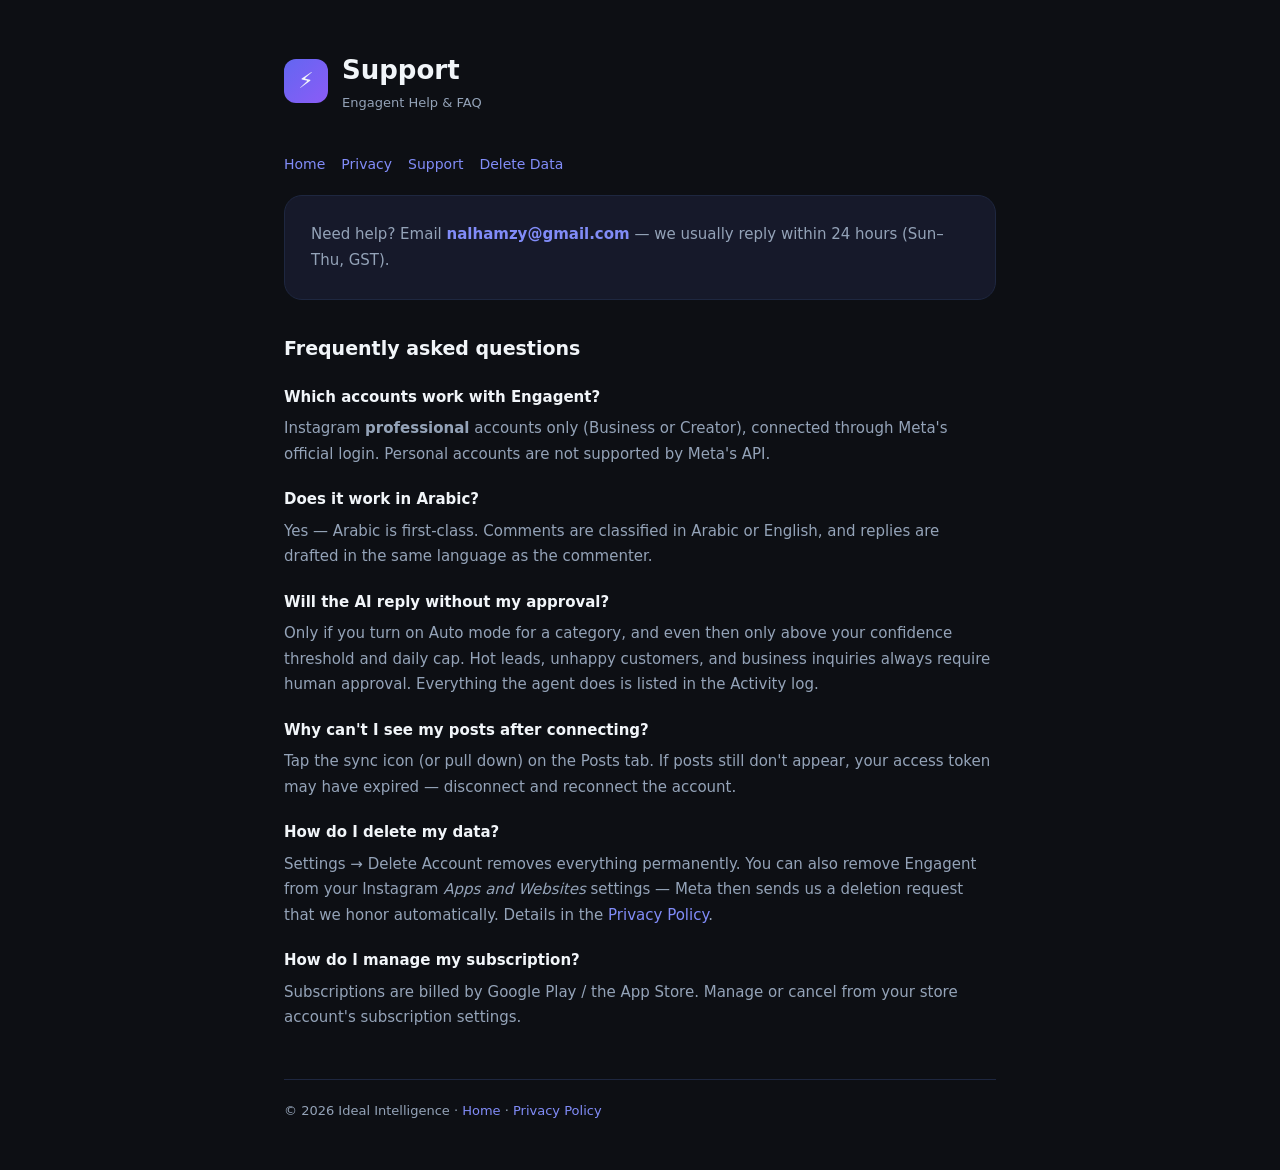
<file: support.html>
<!DOCTYPE html>
<html lang="en">
<head>
<meta charset="utf-8">
<meta name="viewport" content="width=device-width,initial-scale=1">
<title>Support — Engagent</title>
<link rel="stylesheet" href="style.css">
</head>
<body>
<div class="wrap">
<header>
  <div class="logo">⚡</div>
  <div><h1>Support</h1><p style="font-size:13px">Engagent Help &amp; FAQ</p></div>
</header>
<nav><a href="index.html">Home</a><a href="privacy.html">Privacy</a><a href="support.html">Support</a><a href="data-deletion.html">Delete Data</a></nav>

<div class="card">
<p>Need help? Email <a href="mailto:nalhamzy@gmail.com"><strong>nalhamzy@gmail.com</strong></a> — we usually reply within 24 hours (Sun–Thu, GST).</p>
</div>

<h2>Frequently asked questions</h2>

<h3>Which accounts work with Engagent?</h3>
<p>Instagram <strong>professional</strong> accounts only (Business or Creator), connected through Meta's official login. Personal accounts are not supported by Meta's API.</p>

<h3>Does it work in Arabic?</h3>
<p>Yes — Arabic is first-class. Comments are classified in Arabic or English, and replies are drafted in the same language as the commenter.</p>

<h3>Will the AI reply without my approval?</h3>
<p>Only if you turn on Auto mode for a category, and even then only above your confidence threshold and daily cap. Hot leads, unhappy customers, and business inquiries always require human approval. Everything the agent does is listed in the Activity log.</p>

<h3>Why can't I see my posts after connecting?</h3>
<p>Tap the sync icon (or pull down) on the Posts tab. If posts still don't appear, your access token may have expired — disconnect and reconnect the account.</p>

<h3>How do I delete my data?</h3>
<p>Settings → Delete Account removes everything permanently. You can also remove Engagent from your Instagram <em>Apps and Websites</em> settings — Meta then sends us a deletion request that we honor automatically. Details in the <a href="privacy.html">Privacy Policy</a>.</p>

<h3>How do I manage my subscription?</h3>
<p>Subscriptions are billed by Google Play / the App Store. Manage or cancel from your store account's subscription settings.</p>

<footer>© 2026 Ideal Intelligence · <a href="index.html">Home</a> · <a href="privacy.html">Privacy Policy</a></footer>
</div>
</body>
</html>
</file>
<file: style.css>
:root{--bg:#0d0f14;--card:#16192a;--ink:#f1f5f9;--muted:#94a3b8;--primary:#6366f1;--primary2:#8b5cf6;--divider:#1e2740}
*{margin:0;padding:0;box-sizing:border-box}
body{font-family:'Segoe UI',system-ui,-apple-system,sans-serif;background:var(--bg);color:var(--ink);line-height:1.7}
.wrap{max-width:760px;margin:0 auto;padding:48px 24px}
header{display:flex;align-items:center;gap:14px;margin-bottom:36px}
.logo{width:44px;height:44px;border-radius:12px;background:linear-gradient(135deg,var(--primary),var(--primary2));display:flex;align-items:center;justify-content:center;font-size:22px}
h1{font-size:26px;font-weight:800}
h2{font-size:19px;font-weight:700;margin:32px 0 10px;color:var(--ink)}
h3{font-size:15px;font-weight:600;margin:20px 0 6px}
p,li{color:var(--muted);font-size:15px}
ul{padding-left:22px;margin:8px 0}
a{color:#818cf8;text-decoration:none}
a:hover{text-decoration:underline}
.card{background:var(--card);border:1px solid var(--divider);border-radius:18px;padding:26px;margin:18px 0}
.badge{display:inline-block;background:rgba(99,102,241,.15);border:1px solid rgba(99,102,241,.4);color:#a5b4fc;border-radius:999px;padding:4px 12px;font-size:12px;font-weight:600;margin-bottom:14px}
footer{margin-top:48px;padding-top:20px;border-top:1px solid var(--divider);font-size:13px;color:var(--muted)}
nav a{margin-right:16px;font-size:14px}
.cta{display:inline-block;background:linear-gradient(135deg,var(--primary),var(--primary2));color:#fff;border-radius:12px;padding:12px 22px;font-weight:700;margin-top:12px}
code{background:var(--card);border:1px solid var(--divider);border-radius:6px;padding:1px 7px;font-size:13px;color:#a5b4fc}
</file>
